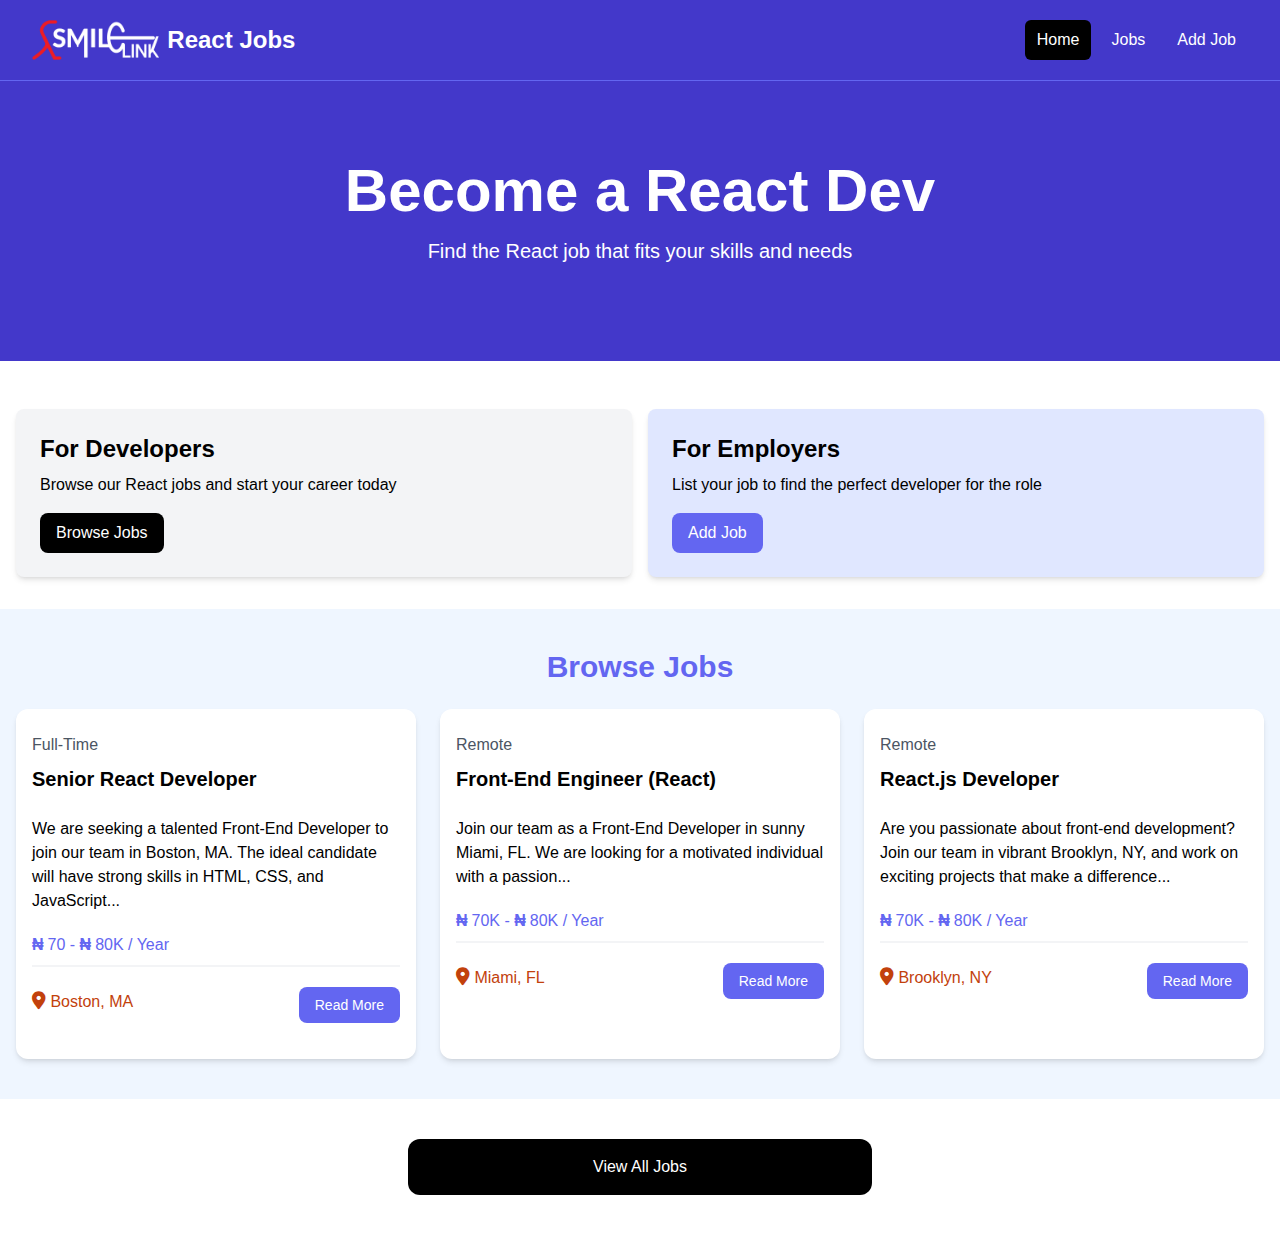
<file: index.html>
<!DOCTYPE html>
<html lang="en">
  <head>
    <meta charset="UTF-8" />
    <meta name="viewport" content="width=device-width, initial-scale=1.0" />
    <link
      rel="stylesheet"
      href="https://cdnjs.cloudflare.com/ajax/libs/font-awesome/6.5.1/css/all.min.css"
    />
    <link rel="stylesheet" href="css/styles.css" />
    <link rel="shortcut icon" href="/smilelink-favicon-b.png" type="image/x-icon">
    <title>Job Post App</title>
  </head>
  <body>
    <nav class="bg-indigo-700 border-b border-indigo-500">
      <div class="mx-auto max-w-7xl px-2 sm:px-6 lg:px-8">
        <div class="flex h-20 items-center justify-between">
          <div
            class="flex flex-1 items-center justify-center md:items-stretch md:justify-start"
          >
            <!-- Logo -->
            <a class="flex flex-shrink-0 items-center mr-4" href="/index.html">
              <img
                class="h-10 w-auto"
                src="images/smilelink-logo-dark.png"
                alt="React Jobs"
              />
              <span class="hidden md:block text-white text-2xl font-bold ml-2"
                >React Jobs</span
              >
            </a>
            <div class="md:ml-auto">
              <div class="flex space-x-2">
                <a
                  href="/index.html"
                  class="text-white bg-black hover:bg-gray-900 hover:text-white rounded-md px-3 py-2"
                  >Home</a
                >
                <a
                  href="/jobs.html"
                  class="text-white hover:bg-gray-900 hover:text-white rounded-md px-3 py-2"
                  >Jobs</a
                >
                <a
                  href="/add-job.html"
                  class="text-white hover:bg-gray-900 hover:text-white rounded-md px-3 py-2"
                  >Add Job</a
                >
              </div>
            </div>
          </div>
        </div>
      </div>
    </nav>

    <!-- Hero -->
    <section class="bg-indigo-700 py-20 mb-4">
      <div
        class="max-w-7xl mx-auto px-4 sm:px-6 lg:px-8 flex flex-col items-center"
      >
        <div class="text-center">
          <h1
            class="text-4xl font-extrabold text-white sm:text-5xl md:text-6xl"
          >
            Become a React Dev
          </h1>
          <p class="my-4 text-xl text-white">
            Find the React job that fits your skills and needs
          </p>
        </div>
      </div>
    </section>

    <!-- Developers and Employers -->
    <section class="py-4">
      <div class="container-xl lg:container m-auto">
        <div class="grid grid-cols-1 md:grid-cols-2 gap-4 p-4 rounded-lg">
          <div class="bg-gray-100 p-6 rounded-lg shadow-md">
            <h2 class="text-2xl font-bold">For Developers</h2>
            <p class="mt-2 mb-4">
              Browse our React jobs and start your career today
            </p>
            <a
              href="/jobs.html"
              class="inline-block bg-black text-white rounded-lg px-4 py-2 hover:bg-gray-700"
            >
              Browse Jobs
            </a>
          </div>
          <div class="bg-indigo-100 p-6 rounded-lg shadow-md">
            <h2 class="text-2xl font-bold">For Employers</h2>
            <p class="mt-2 mb-4">
              List your job to find the perfect developer for the role
            </p>
            <a
              href="/add-job.html"
              class="inline-block bg-indigo-500 text-white rounded-lg px-4 py-2 hover:bg-indigo-600"
            >
              Add Job
            </a>
          </div>
        </div>
      </div>
    </section>

    <!-- Browse Jobs -->
    <section class="bg-blue-50 px-4 py-10">
      <div class="container-xl lg:container m-auto">
        <h2 class="text-3xl font-bold text-indigo-500 mb-6 text-center">
          Browse Jobs
        </h2>
        <div class="grid grid-cols-1 md:grid-cols-3 gap-6">
          <!-- Job Listing 1 -->
          <div class="bg-white rounded-xl shadow-md relative">
            <div class="p-4">
              <div class="mb-6">
                <div class="text-gray-600 my-2">Full-Time</div>
                <h3 class="text-xl font-bold">Senior React Developer</h3>
              </div>

              <div class="mb-5">
               We are seeking a talented Front-End Developer to join our team in Boston, MA. The ideal candidate will have strong skills in HTML, CSS, and JavaScript...
              </div>

              <h3 class="text-indigo-500 mb-2"><span class="currency">&#8358;</span>70 - <span class="currency">&#8358;</span>80K / Year</h3>

              <div class="border border-gray-100 mb-5"></div>

              <div class="flex flex-col lg:flex-row justify-between mb-4">
                <div class="text-orange-700 mb-3">
                  <i class="fa-solid fa-location-dot text-lg"></i>
                  Boston, MA
                </div>
                <a
                  href="job.html"
                  class="h-[36px] bg-indigo-500 hover:bg-indigo-600 text-white px-4 py-2 rounded-lg text-center text-sm"
                >
                 Read More
                </a>
              </div>
            </div>
          </div>
          <!-- Job Listing 2 -->
          <div class="bg-white rounded-xl shadow-md relative">
            <div class="p-4">
              <div class="mb-6">
                <div class="text-gray-600 my-2">Remote</div>
                <h3 class="text-xl font-bold">Front-End Engineer (React)</h3>
              </div>

              <div class="mb-5">
               Join our team as a Front-End Developer in sunny Miami, FL. We are looking for a motivated individual with a passion...
              </div>

              <h3 class="text-indigo-500 mb-2"><span class="currency">&#8358;</span>70K - <span class="currency">&#8358;</span>80K / Year</h3>

              <div class="border border-gray-100 mb-5"></div>

              <div class="flex flex-col lg:flex-row justify-between mb-4">
                <div class="text-orange-700 mb-3">
                  <i class="fa-solid fa-location-dot text-lg"></i>
                  Miami, FL
                </div>
                <a
                  href="job.html"
                  class="h-[36px] bg-indigo-500 hover:bg-indigo-600 text-white px-4 py-2 rounded-lg text-center text-sm"
                >
                 Read More
                </a>
              </div>
            </div>
          </div>
          <!-- Job Listing 3 -->
          <div class="bg-white rounded-xl shadow-md relative">
            <div class="p-4">
              <div class="mb-6">
                <div class="text-gray-600 my-2">Remote</div>
                <h3 class="text-xl font-bold">React.js Developer</h3>
              </div>

              <div class="mb-5">
                Are you passionate about front-end development? Join our team in vibrant Brooklyn, NY, and work on exciting projects that make a difference...
              </div>

              <h3 class="text-indigo-500 mb-2"><span class="currency">&#8358;</span>70K - <span class="currency">&#8358;</span>80K / Year</h3>

              <div class="border border-gray-100 mb-5"></div>

              <div class="flex flex-col lg:flex-row justify-between mb-4">
                <div class="text-orange-700 mb-3">
                  <i class="fa-solid fa-location-dot text-lg"></i>
                  Brooklyn, NY
                </div>
                <a
                  href="job.html"
                  class="h-[36px] bg-indigo-500 hover:bg-indigo-600 text-white px-4 py-2 rounded-lg text-center text-sm"
                >
                 Read More
                </a>
              </div>
            </div>
          </div>
        </div>
      </div>
    </section>

    <section class="m-auto max-w-lg my-10 px-6">
      <a
        href="jobs.html"
        class="block bg-black text-white text-center py-4 px-6 rounded-xl hover:bg-gray-700"
        >View All Jobs</a
      >
    </section>

    <script src="js/main.js"></script>
  </body>
</html>
</file>
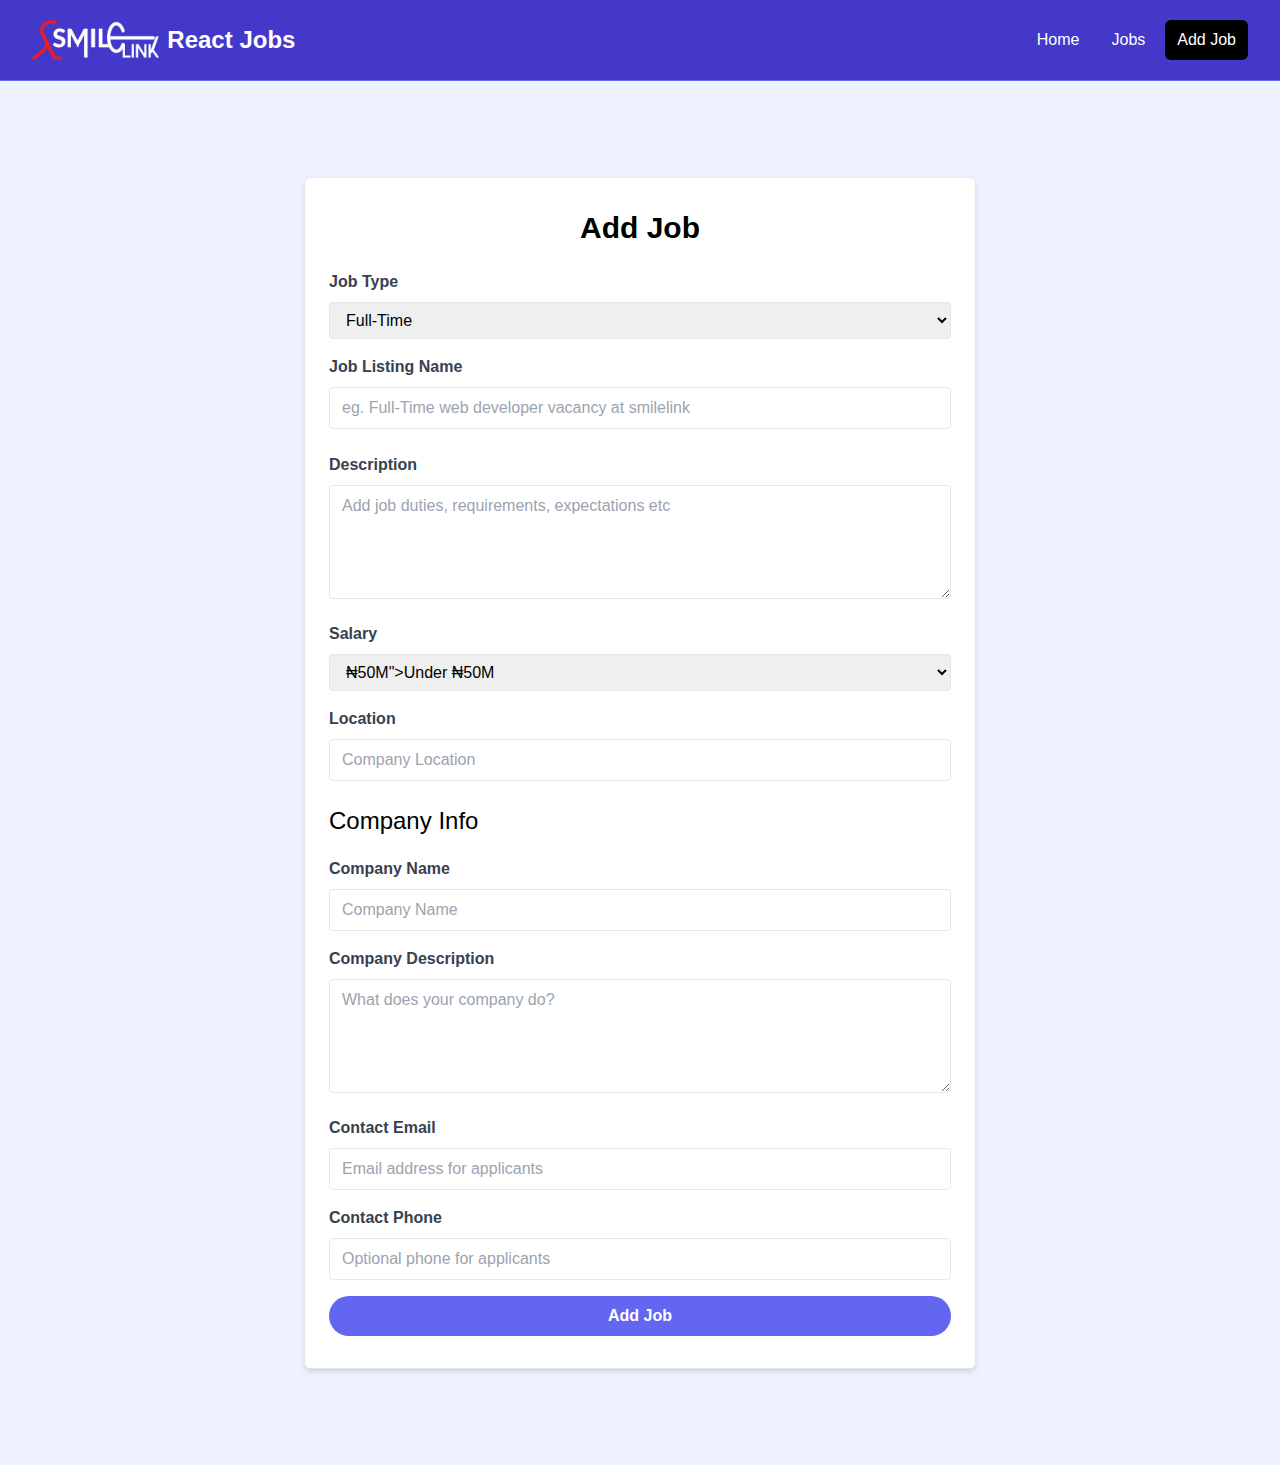
<file: add-job.html>
<!DOCTYPE html>
<html lang="en">
  <head>
    <meta charset="UTF-8" />
    <meta name="viewport" content="width=device-width, initial-scale=1.0" />
    <link
      rel="stylesheet"
      href="https://cdnjs.cloudflare.com/ajax/libs/font-awesome/6.5.1/css/all.min.css"
    />
    <link rel="stylesheet" href="css/styles.css" />
    <link rel="shortcut icon" href="/smilelink-favicon-b.png" type="image/x-icon">
    <title>Job Post App</title>
  </head>
  <body>
    <nav class="bg-indigo-700 border-b border-indigo-500">
      <div class="mx-auto max-w-7xl px-2 sm:px-6 lg:px-8">
        <div class="flex h-20 items-center justify-between">
          <div
            class="flex flex-1 items-center justify-center md:items-stretch md:justify-start"
          >
            <!-- Logo -->
            <a class="flex flex-shrink-0 items-center mr-4" href="/index.html">
              <img
                class="h-10 w-auto"
                src="./images/smilelink-logo-dark.png"
                alt="smilelink logo"
              />
              <span class="hidden md:block text-white text-2xl font-bold ml-2"
                >React Jobs</span
              >
            </a>
            <div class="md:ml-auto">
              <div class="flex space-x-2">
                <a
                  href="/index.html"
                  class="text-white hover:bg-gray-900 hover:text-white rounded-md px-3 py-2"
                  >Home</a
                >
                <a
                  href="/jobs.html"
                  class="text-white hover:bg-gray-900 hover:text-white rounded-md px-3 py-2"
                  >Jobs</a
                >
                <a
                  href="/add-job.html"
                  class="text-white bg-black hover:bg-gray-900 hover:text-white rounded-md px-3 py-2"
                  >Add Job</a
                >
              </div>
            </div>
          </div>
        </div>
      </div>
    </nav>

    <section class="bg-indigo-50">
      <div class="container m-auto max-w-2xl py-24">
        <div
          class="bg-white px-6 py-8 mb-4 shadow-md rounded-md border m-4 md:m-0"
        >
          <form>
            <h2 class="text-3xl text-center font-semibold mb-6">Add Job</h2>

            <div class="mb-4">
              <label for="type" class="block text-gray-700 font-bold mb-2"
                >Job Type</label
              >
              <select
                id="type"
                name="type"
                class="border rounded w-full py-2 px-3"
                required
              >
                <option value="Full-Time">Full-Time</option>
                <option value="Part-Time">Part-Time</option>
                <option value="Remote">Remote</option>
                <option value="Internship">Internship</option>
              </select>
            </div>

            <div class="mb-4">
              <label for="title" class="block text-gray-700 font-bold mb-2"
                >Job Listing Name</label
              >
              <input
                type="text"
                id="title"
                name="title"
                class="border rounded w-full py-2 px-3 mb-2"
                placeholder="eg. Full-Time web developer vacancy at smilelink"
                required
              />
            </div>
            <div class="mb-4">
              <label
                for="description"
                class="block text-gray-700 font-bold mb-2"
                >Description</label
              >
              <textarea
                id="description"
                name="description"
                class="border rounded w-full py-2 px-3"
                rows="4"
                placeholder="Add job duties, requirements, expectations etc"
              ></textarea>
            </div>

            <div class="mb-4">
              <label for="type" class="block text-gray-700 font-bold mb-2"
                >Salary</label
              >
              <select
                id="salary"
                name="salary"
                class="border rounded w-full py-2 px-3"
                required
              >
                <option value="Under <span class="currency">&#8358;</span>50M">Under <span class="currency">&#8358;</span>50M</option>
                <option value="<span class="currency">&#8358;</span>50M - 60M"><span class="currency">&#8358;</span>50M - <span class="currency">&#8358;</span>60M</option>
                <option value="<span class="currency">&#8358;</span>60M - 70M"><span class="currency">&#8358;</span>60M - <span class="currency">&#8358;</span>70M</option>
                <option value="<span class="currency">&#8358;</span>70M - 80M"><span class="currency">&#8358;</span>70M - <span class="currency">&#8358;</span>80M</option>
                <option value="<span class="currency">&#8358;</span>80M - 90M"><span class="currency">&#8358;</span>80M - <span class="currency">&#8358;</span>90M</option>
                <option value="<span class="currency">&#8358;</span>90M - 100M"><span class="currency">&#8358;</span>90M - <span class="currency">&#8358;</span>100M</option>
                <option value="<span class="currency">&#8358;</span>100M - 125M"><span class="currency">&#8358;</span>100M - <span class="currency">&#8358;</span>125M</option>
                <option value="<span class="currency">&#8358;</span>125M - 150M"><span class="currency">&#8358;</span>125M - <span class="currency">&#8358;</span>150M</option>
                <option value="<span class="currency">&#8358;</span>150M - 175M"><span class="currency">&#8358;</span>150M - <span class="currency">&#8358;</span>175M</option>
                <option value="<span class="currency">&#8358;</span>175M - 200M"><span class="currency">&#8358;</span>175M - <span class="currency">&#8358;</span>200M</option>
                <option value="Over <span class="currency"></span>>Over <span class="currency">&#8358;</span>200M</option>
              </select>
            </div>

            <div class='mb-4'>
              <label class='block text-gray-700 font-bold mb-2'>
                Location
              </label>
              <input
                type='text'
                id='location'
                name='location'
                class='border rounded w-full py-2 px-3 mb-2'
                placeholder='Company Location'
                required           
              />
            </div>

            <h3 class="text-2xl mb-5">Company Info</h3>

            <div class="mb-4">
              <label for="company" class="block text-gray-700 font-bold mb-2"
                >Company Name</label
              >
              <input
                type="text"
                id="company"
                name="company"
                class="border rounded w-full py-2 px-3"
                placeholder="Company Name"
              />
            </div>

            <div class="mb-4">
              <label
                for="company_description"
                class="block text-gray-700 font-bold mb-2"
                >Company Description</label
              >
              <textarea
                id="company_description"
                name="company_description"
                class="border rounded w-full py-2 px-3"
                rows="4"
                placeholder="What does your company do?"
              ></textarea>
            </div>

            <div class="mb-4">
              <label
                for="contact_email"
                class="block text-gray-700 font-bold mb-2"
                >Contact Email</label
              >
              <input
                type="email"
                id="contact_email"
                name="contact_email"
                class="border rounded w-full py-2 px-3"
                placeholder="Email address for applicants"
                required
              />
            </div>
            <div class="mb-4">
              <label
                for="contact_phone"
                class="block text-gray-700 font-bold mb-2"
                >Contact Phone</label
              >
              <input
                type="tel"
                id="contact_phone"
                name="contact_phone"
                class="border rounded w-full py-2 px-3"
                placeholder="Optional phone for applicants"
              />
            </div>

            <div>
              <button
                class="bg-indigo-500 hover:bg-indigo-600 text-white font-bold py-2 px-4 rounded-full w-full focus:outline-none focus:shadow-outline"
                type="submit"
              >
                Add Job
              </button>
            </div>
          </form>
        </div>
      </div>
    </section>

    <script src="js/main.js"></script>
  </body>
</html>
</file>
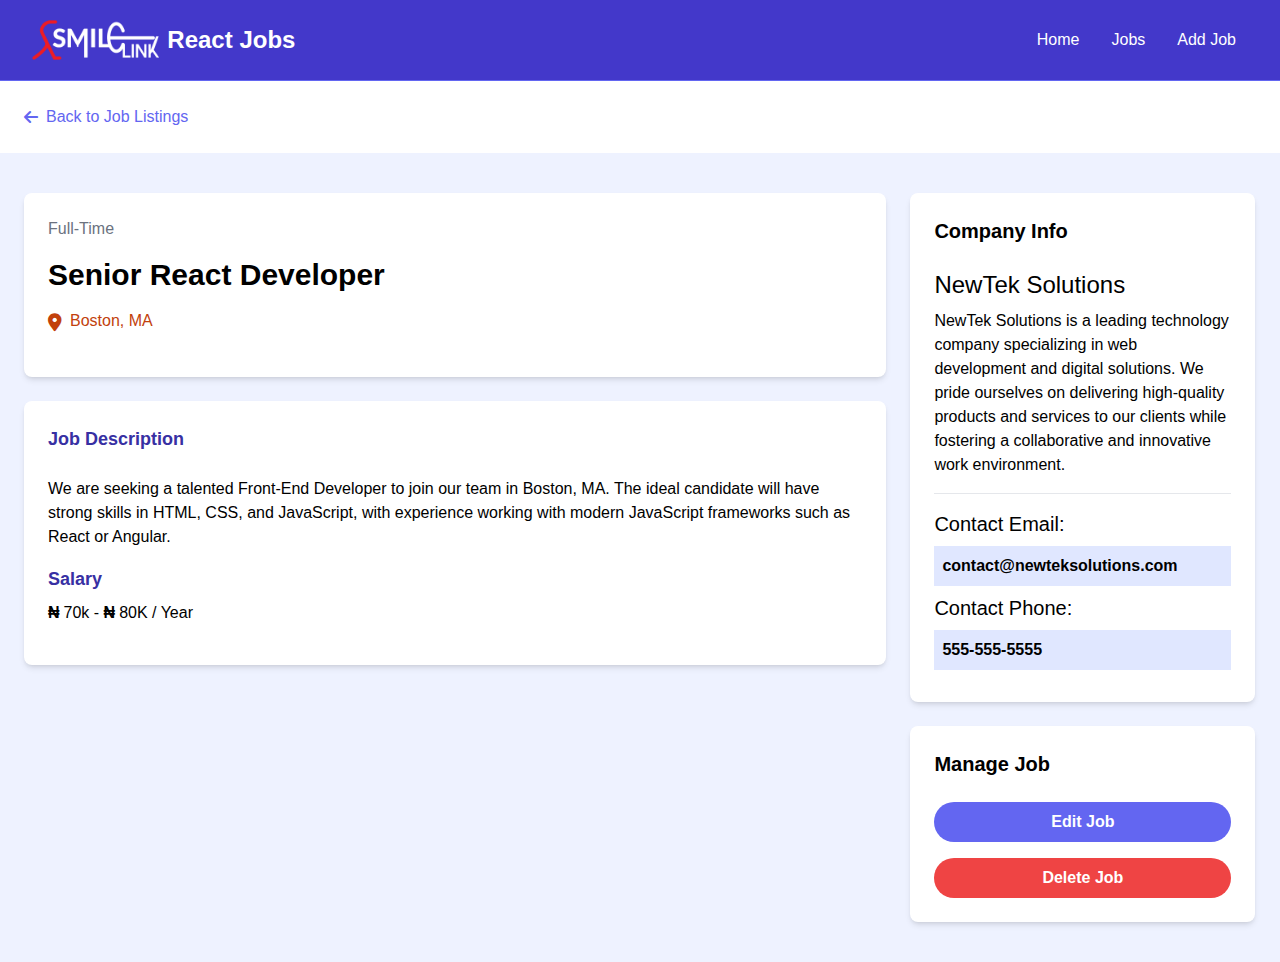
<file: job.html>
<!DOCTYPE html>
<html lang="en">
  <head>
    <meta charset="UTF-8" />
    <meta name="viewport" content="width=device-width, initial-scale=1.0" />
    <link
      rel="stylesheet"
      href="https://cdnjs.cloudflare.com/ajax/libs/font-awesome/6.5.1/css/all.min.css"
    />
    <link rel="stylesheet" href="css/styles.css" />
    <link rel="shortcut icon" href="/smilelink-favicon-b.png" type="image/x-icon">
    <title>Job Post App</title>
  </head>
  <body>
    <nav class="bg-indigo-700 border-b border-indigo-500">
      <div class="mx-auto max-w-7xl px-2 sm:px-6 lg:px-8">
        <div class="flex h-20 items-center justify-between">
          <div
            class="flex flex-1 items-center justify-center md:items-stretch md:justify-start"
          >
            <!-- Logo -->
            <a class="flex flex-shrink-0 items-center mr-4" href="/index.html">
              <img
                class="h-10 w-auto"
                src="images/smilelink-logo-dark.png"
                alt="React Jobs"
              />
              <span class="hidden md:block text-white text-2xl font-bold ml-2"
                >React Jobs</span
              >
            </a>
            <div class="md:ml-auto">
              <div class="flex space-x-2">
                <a
                  href="/index.html"
                  class="text-white hover:bg-gray-900 hover:text-white rounded-md px-3 py-2"
                  >Home</a
                >
                <a
                  href="/jobs.html"
                  class="text-white hover:bg-gray-900 hover:text-white rounded-md px-3 py-2"
                  >Jobs</a
                >
                <a
                  href="/add-job.html"
                  class="text-white hover:bg-gray-900 hover:text-white rounded-md px-3 py-2"
                  >Add Job</a
                >
              </div>
            </div>
          </div>
        </div>
      </div>
    </nav>

    <!-- Go Back -->
    <section>
      <div class="container m-auto py-6 px-6">
        <a
          href="/jobs.html"
          class="text-indigo-500 hover:text-indigo-600 flex items-center"
        >
          <i class="fas fa-arrow-left mr-2"></i> Back to Job Listings
        </a>
      </div>
    </section>

    <section class="bg-indigo-50">
      <div class="container m-auto py-10 px-6">
        <div class="grid grid-cols-1 md:grid-cols-70/30 w-full gap-6">
          <main>
            <div
              class="bg-white p-6 rounded-lg shadow-md text-center md:text-left"
            >
              <div class="text-gray-500 mb-4">Full-Time</div>
              <h1 class="text-3xl font-bold mb-4">
                Senior React Developer
              </h1>
              <div
                class="text-gray-500 mb-4 flex align-middle justify-center md:justify-start"
              >
                <i
                  class="fa-solid fa-location-dot text-lg text-orange-700 mr-2"
                ></i>
                <p class="text-orange-700">Boston, MA</p>
              </div>
            </div>

            <div class="bg-white p-6 rounded-lg shadow-md mt-6">
              <h3 class="text-indigo-800 text-lg font-bold mb-6">
                Job Description
              </h3>

              <p class="mb-4">
               We are seeking a talented Front-End Developer to join our team in Boston, MA. The ideal candidate will have strong skills in HTML, CSS, and JavaScript, with experience working with modern JavaScript frameworks such as React or Angular.
              </p>

              <h3 class="text-indigo-800 text-lg font-bold mb-2">Salary</h3>

              <p class="mb-4"><span class="currency">&#8358;</span>70k - <span class="currency">&#8358;</span>80K / Year</p>
            </div>
          </main>

          <!-- Sidebar -->
          <aside>
            <!-- Company Info -->
            <div class="bg-white p-6 rounded-lg shadow-md">
              <h3 class="text-xl font-bold mb-6">Company Info</h3>

              <h2 class="text-2xl">NewTek Solutions</h2>

              <p class="my-2">
                NewTek Solutions is a leading technology company specializing in web development and digital solutions. We pride ourselves on delivering high-quality products and services to our clients while fostering a collaborative and innovative work environment.
              </p>

              <hr class="my-4" />

              <h3 class="text-xl">Contact Email:</h3>

              <p class="my-2 bg-indigo-100 p-2 font-bold">
                contact@newteksolutions.com
              </p>

              <h3 class="text-xl">Contact Phone:</h3>

              <p class="my-2 bg-indigo-100 p-2 font-bold">555-555-5555</p>
            </div>

            <!-- Manage -->
            <div class="bg-white p-6 rounded-lg shadow-md mt-6">
              <h3 class="text-xl font-bold mb-6">Manage Job</h3>
              <a
                href="/add-job.html"
                class="bg-indigo-500 hover:bg-indigo-600 text-white text-center font-bold py-2 px-4 rounded-full w-full focus:outline-none focus:shadow-outline mt-4 block"
                >Edit Job</a
              >
              <button
                class="bg-red-500 hover:bg-red-600 text-white font-bold py-2 px-4 rounded-full w-full focus:outline-none focus:shadow-outline mt-4 block"
              >
                Delete Job
              </button>
            </div>
          </aside>
        </div>
      </div>
    </section>

    <script src="js/main.js"></script>
  </body>
</html>
</file>
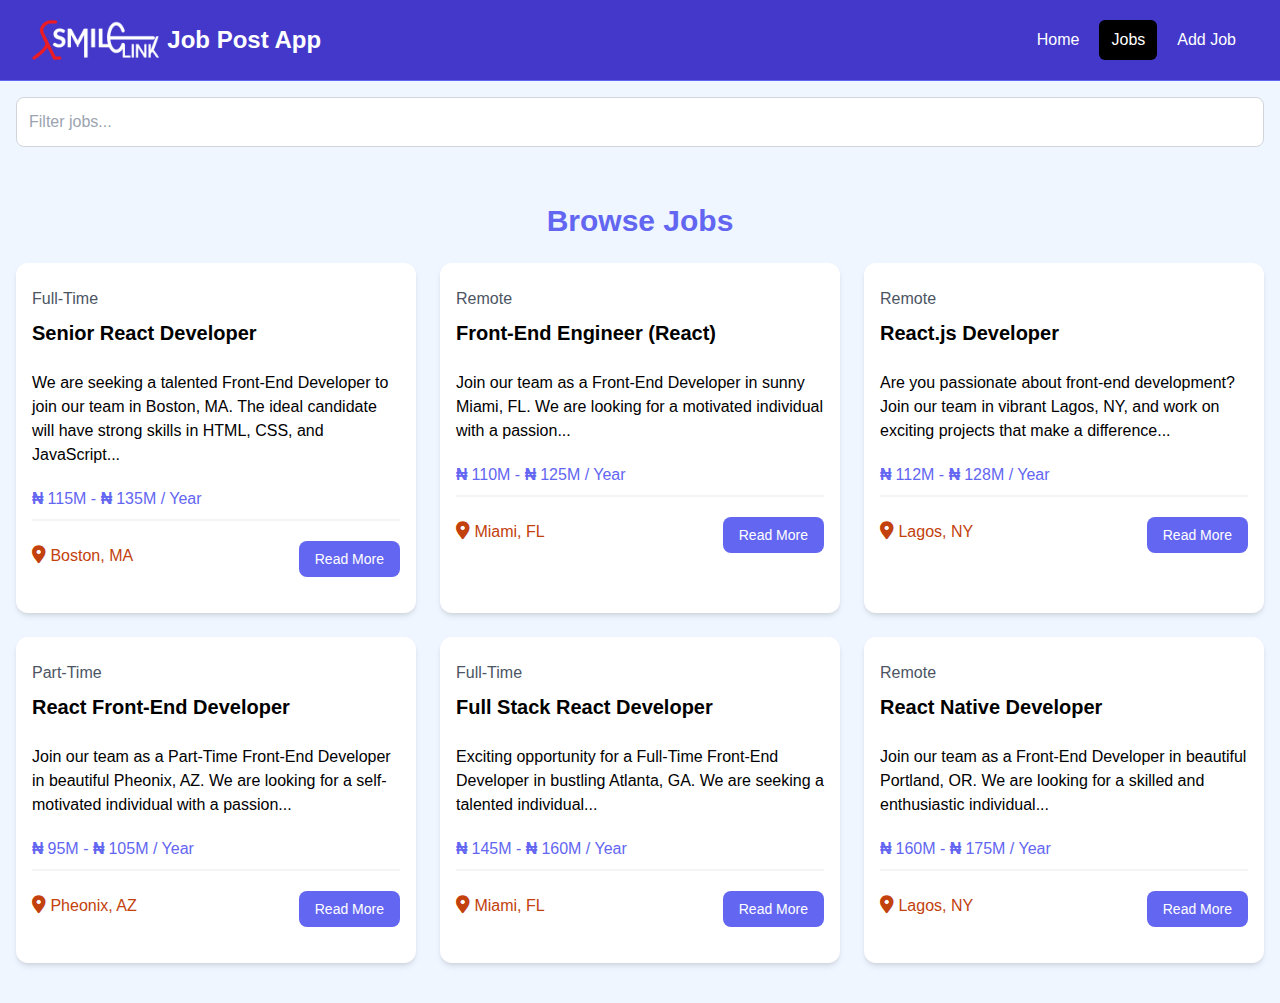
<file: jobs.html>
<!DOCTYPE html>
<html lang="en">
  <head>
    <meta charset="UTF-8" />
    <meta name="viewport" content="width=device-width, initial-scale=1.0" />
    <link
      rel="stylesheet"
      href="https://cdnjs.cloudflare.com/ajax/libs/font-awesome/6.5.1/css/all.min.css"
    />
    <link rel="stylesheet" href="css/styles.css" />
    <link rel="shortcut icon" href="/smilelink-favicon-b.png" type="image/x-icon">
    <title>Job Post App</title>
  </head>
  <body>
    <nav class="bg-indigo-700 border-b border-indigo-500">
      <div class="mx-auto max-w-7xl px-2 sm:px-6 lg:px-8">
        <div class="flex h-20 items-center justify-between">
          <div
            class="flex flex-1 items-center justify-center md:items-stretch md:justify-start"
          >
            <!-- Logo -->
            <a class="flex flex-shrink-0 items-center mr-4" href="/index.html">
              <img
                class="h-10 w-auto"
                src="images/smilelink-logo-dark.png"
                alt="React Jobs"
              />
              <span class="hidden md:block text-white text-2xl font-bold ml-2"
                >Job Post App</span
              >
            </a>
            <div class="md:ml-auto">
              <div class="flex space-x-2">
                <a
                  href="/index.html"
                  class="text-white hover:bg-gray-900 hover:text-white rounded-md px-3 py-2"
                  >Home</a
                >
                <a
                  href="/jobs.html"
                  class="text-white bg-black hover:bg-gray-900 hover:text-white rounded-md px-3 py-2"
                  >Jobs</a
                >
                <a
                  href="/add-job.html"
                  class="text-white hover:bg-gray-900 hover:text-white rounded-md px-3 py-2"
                  >Add Job</a
                >
              </div>
            </div>
          </div>
        </div>
      </div>
    </nav>

    <!-- Filter Jobs -->
    <section class="bg-blue-50 py-4">
      <div class="container mx-auto px-4">
        <div class="relative">
          <input
            type="text"
            class="w-full p-3 border border-gray-300 rounded-lg focus:outline-none focus:border-indigo-500"
            placeholder="Filter jobs..."
          />
        </div>
      </div>
    </section>

    <!-- All Jobs -->
    <section class="bg-blue-50 px-4 py-10">
      <div class="container-xl lg:container m-auto">
        <h2 class="text-3xl font-bold text-indigo-500 mb-6 text-center">
          Browse Jobs
        </h2>
        <div class="grid grid-cols-1 md:grid-cols-3 gap-6">
          <!-- Job Listing 1 -->
          <div class="bg-white rounded-xl shadow-md relative">
            <div class="p-4">
              <div class="mb-6">
                <div class="text-gray-600 my-2">Full-Time</div>
                 <h3 class="text-xl font-bold">Senior React Developer</h3>
              </div>

              <div class="mb-5">
               We are seeking a talented Front-End Developer to join our team in Boston, MA. The ideal candidate will have strong skills in HTML, CSS, and JavaScript...
              </div>

              <h3 class="text-indigo-500 mb-2"><span class="currency">&#8358;</span>115M - <span class="currency">&#8358;</span>135M / Year</h3>

              <div class="border border-gray-100 mb-5"></div>

              <div class="flex flex-col lg:flex-row justify-between mb-4">
                <div class="text-orange-700 mb-3">
                  <i class="fa-solid fa-location-dot text-lg"></i>
                  Boston, MA
                </div>
                <a
                  href="job.html"
                  class="h-[36px] bg-indigo-500 hover:bg-indigo-600 text-white px-4 py-2 rounded-lg text-center text-sm"
                >
                  Read More
                </a>
              </div>
            </div>
          </div>
          <!-- Job Listing 2 -->
          <div class="bg-white rounded-xl shadow-md relative">
            <div class="p-4">
              <div class="mb-6">
                <div class="text-gray-600 my-2">Remote</div>
                 <h3 class="text-xl font-bold">Front-End Engineer (React)</h3>
              </div>

              <div class="mb-5">
               Join our team as a Front-End Developer in sunny Miami, FL. We are looking for a motivated individual with a passion...
              </div>

              <h3 class="text-indigo-500 mb-2"><span class="currency">&#8358;</span>110M - <span class="currency">&#8358;</span>125M / Year</h3>

              <div class="border border-gray-100 mb-5"></div>

              <div class="flex flex-col lg:flex-row justify-between mb-4">
                <div class="text-orange-700 mb-3">
                  <i class="fa-solid fa-location-dot text-lg"></i>
                  Miami, FL
                </div>
                <a
                  href="job.html"
                  class="h-[36px] bg-indigo-500 hover:bg-indigo-600 text-white px-4 py-2 rounded-lg text-center text-sm"
                >
                  Read More
                </a>
              </div>
            </div>
          </div>
          <!-- Job Listing 3 -->
          <div class="bg-white rounded-xl shadow-md relative">
            <div class="p-4">
              <div class="mb-6">
                <div class="text-gray-600 my-2">Remote</div>
                <h3 class="text-xl font-bold">React.js Developer</h3>
              </div>

              <div class="mb-5">
                Are you passionate about front-end development? Join our team in vibrant Lagos, NY, and work on exciting projects that make a difference...
              </div>

              <h3 class="text-indigo-500 mb-2"><span class="currency">&#8358;</span>112M - <span class="currency">&#8358;</span>128M / Year</h3>

              <div class="border border-gray-100 mb-5"></div>

              <div class="flex flex-col lg:flex-row justify-between mb-4">
                <div class="text-orange-700 mb-3">
                  <i class="fa-solid fa-location-dot text-lg"></i>
                  Lagos, NY
                </div>
                <a
                  href="job.html"
                  class="h-[36px] bg-indigo-500 hover:bg-indigo-600 text-white px-4 py-2 rounded-lg text-center text-sm"
                >
                  Read More
                </a>
              </div>
            </div>
          </div>

          <!-- Job Listing 4 -->
          <div class="bg-white rounded-xl shadow-md relative">
            <div class="p-4">
              <div class="mb-6">
                <div class="text-gray-600 my-2">Part-Time</div>
                <h3 class="text-xl font-bold">React Front-End Developer</h3>
              </div>

              <div class="mb-5">
               Join our team as a Part-Time Front-End Developer in beautiful Pheonix, AZ. We are looking for a self-motivated individual with a passion...
              </div>

              <h3 class="text-indigo-500 mb-2"><span class="currency">&#8358;</span>95M - <span class="currency">&#8358;</span>105M / Year</h3>

              <div class="border border-gray-100 mb-5"></div>

              <div class="flex flex-col lg:flex-row justify-between mb-4">
                <div class="text-orange-700 mb-3">
                  <i class="fa-solid fa-location-dot text-lg"></i>
                  Pheonix, AZ
                </div>
                <a
                  href="job.html"
                  class="h-[36px] bg-indigo-500 hover:bg-indigo-600 text-white px-4 py-2 rounded-lg text-center text-sm"
                >
                  Read More
                </a>
              </div>
            </div>
          </div>
          <!-- Job Listing 5 -->
          <div class="bg-white rounded-xl shadow-md relative">
            <div class="p-4">
              <div class="mb-6">
                <div class="text-gray-600 my-2">Full-Time</div>
                <h3 class="text-xl font-bold">Full Stack React Developer</h3>
              </div>

              <div class="mb-5">
               Exciting opportunity for a Full-Time Front-End Developer in bustling Atlanta, GA. We are seeking a talented individual...
              </div>

              <h3 class="text-indigo-500 mb-2"><span class="currency">&#8358;</span>145M - <span class="currency">&#8358;</span>160M / Year</h3>

              <div class="border border-gray-100 mb-5"></div>

              <div class="flex flex-col lg:flex-row justify-between mb-4">
                <div class="text-orange-700 mb-3">
                  <i class="fa-solid fa-location-dot text-lg"></i>
                  Miami, FL
                </div>
                <a
                  href="job.html"
                  class="h-[36px] bg-indigo-500 hover:bg-indigo-600 text-white px-4 py-2 rounded-lg text-center text-sm"
                >
                  Read More
                </a>
              </div>
            </div>
          </div>
          <!-- Job Listing 6 -->
          <div class="bg-white rounded-xl shadow-md relative">
            <div class="p-4">
              <div class="mb-6">
                <div class="text-gray-600 my-2">Remote</div>
                <h3 class="text-xl font-bold">React Native Developer</h3>
              </div>

              <div class="mb-5">
               Join our team as a Front-End Developer in beautiful Portland, OR. We are looking for a skilled and enthusiastic individual...
              </div>

              <h3 class="text-indigo-500 mb-2"><span class="currency">&#8358;</span>160M - <span class="currency">&#8358;</span>175M / Year</h3>

              <div class="border border-gray-100 mb-5"></div>

              <div class="flex flex-col lg:flex-row justify-between mb-4">
                <div class="text-orange-700 mb-3">
                  <i class="fa-solid fa-location-dot text-lg"></i>
                  Lagos, NY
                </div>
                <a
                  href="job.html"
                  class="h-[36px] bg-indigo-500 hover:bg-indigo-600 text-white px-4 py-2 rounded-lg text-center text-sm"
                >
                  Read More
                </a>
              </div>
            </div>
          </div>
        </div>
      </div>
    </section>

    <script src="js/main.js"></script>
  </body>
</html>
</file>
<file: css/styles.css>
/* ! tailwindcss v3.4.0 | MIT License | https://tailwindcss.com */

/* Reset */

*,
::before,
::after {
  box-sizing: border-box;
  border-width: 0;
  border-style: solid;
  border-color: #e5e7eb;
}

::before,
::after {
  --tw-content: '';
}

/*
1. Use a consistent sensible line-height in all browsers.
2. Prevent adjustments of font size after orientation changes in iOS.
3. Use a more readable tab size.
4. Use the user's configured `sans` font-family by default.
5. Use the user's configured `sans` font-feature-settings by default.
6. Use the user's configured `sans` font-variation-settings by default.
7. Disable tap highlights on iOS
*/

html,
:host {
  line-height: 1.5;
  /* 1 */
  -webkit-text-size-adjust: 100%;
  /* 2 */
  -moz-tab-size: 4;
  /* 3 */
  -o-tab-size: 4;
     tab-size: 4;
  /* 3 */
  font-family: Poppins, sans-serif;
  /* 4 */
  font-feature-settings: normal;
  /* 5 */
  font-variation-settings: normal;
  /* 6 */
  -webkit-tap-highlight-color: transparent;
  /* 7 */
}

/*
1. Remove the margin in all browsers.
2. Inherit line-height from `html` so users can set them as a class directly on the `html` element.
*/

body {
  margin: 0;
  line-height: inherit;
}

/*
1. Add the correct height in Firefox.
2. Correct the inheritance of border color in Firefox. (https://bugzilla.mozilla.org/show_bug.cgi?id=190655)
3. Ensure horizontal rules are visible by default.
*/

hr {
  height: 0;
  /* 1 */
  color: inherit;
  /* 2 */
  border-top-width: 1px;
  /* 3 */
}

/*
Add the correct text decoration in Chrome, Edge, and Safari.
*/

abbr:where([title]) {
  -webkit-text-decoration: underline dotted;
          text-decoration: underline dotted;
}

/*
Remove the default font size and weight for headings.
*/

h1,
h2,
h3,
h4,
h5,
h6 {
  font-size: inherit;
  font-weight: inherit;
}

/*
Reset links to optimize for opt-in styling instead of opt-out.
*/

a {
  color: inherit;
  text-decoration: inherit;
}

/*
Add the correct font weight in Edge and Safari.
*/

b,
strong {
  font-weight: bolder;
}

/*
1. Use the user's configured `mono` font-family by default.
2. Use the user's configured `mono` font-feature-settings by default.
3. Use the user's configured `mono` font-variation-settings by default.
4. Correct the odd `em` font sizing in all browsers.
*/

code,
kbd,
samp,
pre {
  font-family: ui-monospace, SFMono-Regular, Menlo, Monaco, Consolas, "Liberation Mono", "Courier New", monospace;
  /* 1 */
  font-feature-settings: normal;
  /* 2 */
  font-variation-settings: normal;
  /* 3 */
  font-size: 1em;
  /* 4 */
}

/*
Add the correct font size in all browsers.
*/

small {
  font-size: 80%;
}

/*
Prevent `sub` and `sup` elements from affecting the line height in all browsers.
*/

sub,
sup {
  font-size: 75%;
  line-height: 0;
  position: relative;
  vertical-align: baseline;
}

sub {
  bottom: -0.25em;
}

sup {
  top: -0.5em;
}

/*
1. Remove text indentation from table contents in Chrome and Safari. (https://bugs.chromium.org/p/chromium/issues/detail?id=999088, https://bugs.webkit.org/show_bug.cgi?id=201297)
2. Correct table border color inheritance in all Chrome and Safari. (https://bugs.chromium.org/p/chromium/issues/detail?id=935729, https://bugs.webkit.org/show_bug.cgi?id=195016)
3. Remove gaps between table borders by default.
*/

table {
  text-indent: 0;
  /* 1 */
  border-color: inherit;
  /* 2 */
  border-collapse: collapse;
  /* 3 */
}

/*
1. Change the font styles in all browsers.
2. Remove the margin in Firefox and Safari.
3. Remove default padding in all browsers.
*/

button,
input,
optgroup,
select,
textarea {
  font-family: inherit;
  /* 1 */
  font-feature-settings: inherit;
  /* 1 */
  font-variation-settings: inherit;
  /* 1 */
  font-size: 100%;
  /* 1 */
  font-weight: inherit;
  /* 1 */
  line-height: inherit;
  /* 1 */
  color: inherit;
  /* 1 */
  margin: 0;
  /* 2 */
  padding: 0;
  /* 3 */
}

/*
Remove the inheritance of text transform in Edge and Firefox.
*/

button,
select {
  text-transform: none;
}

/*
1. Correct the inability to style clickable types in iOS and Safari.
2. Remove default button styles.
*/

button,
[type='button'],
[type='reset'],
[type='submit'] {
  -webkit-appearance: button;
  /* 1 */
  background-color: transparent;
  /* 2 */
  background-image: none;
  /* 2 */
}

/*
Use the modern Firefox focus style for all focusable elements.
*/

:-moz-focusring {
  outline: auto;
}

/*
Remove the additional `:invalid` styles in Firefox. (https://github.com/mozilla/gecko-dev/blob/2f9eacd9d3d995c937b4251a5557d95d494c9be1/layout/style/res/forms.css#L728-L737)
*/

:-moz-ui-invalid {
  box-shadow: none;
}

/*
Add the correct vertical alignment in Chrome and Firefox.
*/

progress {
  vertical-align: baseline;
}

/*
Correct the cursor style of increment and decrement buttons in Safari.
*/

::-webkit-inner-spin-button,
::-webkit-outer-spin-button {
  height: auto;
}

/*
1. Correct the odd appearance in Chrome and Safari.
2. Correct the outline style in Safari.
*/

[type='search'] {
  -webkit-appearance: textfield;
  /* 1 */
  outline-offset: -2px;
  /* 2 */
}

/*
Remove the inner padding in Chrome and Safari on macOS.
*/

::-webkit-search-decoration {
  -webkit-appearance: none;
}

/*
1. Correct the inability to style clickable types in iOS and Safari.
2. Change font properties to `inherit` in Safari.
*/

::-webkit-file-upload-button {
  -webkit-appearance: button;
  /* 1 */
  font: inherit;
  /* 2 */
}

/*
Add the correct display in Chrome and Safari.
*/

summary {
  display: list-item;
}

/*
Removes the default spacing and border for appropriate elements.
*/

blockquote,
dl,
dd,
h1,
h2,
h3,
h4,
h5,
h6,
hr,
figure,
p,
pre {
  margin: 0;
}

fieldset {
  margin: 0;
  padding: 0;
}

legend {
  padding: 0;
}

ol,
ul,
menu {
  list-style: none;
  margin: 0;
  padding: 0;
}

/*
Reset default styling for dialogs.
*/

dialog {
  padding: 0;
}

/*
Prevent resizing textareas horizontally by default.
*/

textarea {
  resize: vertical;
}

/*
1. Reset the default placeholder opacity in Firefox. (https://github.com/tailwindlabs/tailwindcss/issues/3300)
2. Set the default placeholder color to the user's configured gray 400 color.
*/

input::-moz-placeholder, textarea::-moz-placeholder {
  opacity: 1;
  /* 1 */
  color: #9ca3af;
  /* 2 */
}

input::placeholder,
textarea::placeholder {
  opacity: 1;
  /* 1 */
  color: #9ca3af;
  /* 2 */
}

/*
Set the default cursor for buttons.
*/

button,
[role="button"] {
  cursor: pointer;
}

/*
Make sure disabled buttons don't get the pointer cursor.
*/

:disabled {
  cursor: default;
}

/*
1. Make replaced elements `display: block` by default. (https://github.com/mozdevs/cssremedy/issues/14)
2. Add `vertical-align: middle` to align replaced elements more sensibly by default. (https://github.com/jensimmons/cssremedy/issues/14#issuecomment-634934210)
   This can trigger a poorly considered lint error in some tools but is included by design.
*/

img,
svg,
video,
canvas,
audio,
iframe,
embed,
object {
  display: block;
  /* 1 */
  vertical-align: middle;
  /* 2 */
}

/*
Constrain images and videos to the parent width and preserve their intrinsic aspect ratio. (https://github.com/mozdevs/cssremedy/issues/14)
*/

img,
video {
  max-width: 100%;
  height: auto;
}

/* Make elements with the HTML hidden attribute stay hidden by default */

[hidden] {
  display: none;
}

*, ::before, ::after {
  --tw-border-spacing-x: 0;
  --tw-border-spacing-y: 0;
  --tw-translate-x: 0;
  --tw-translate-y: 0;
  --tw-rotate: 0;
  --tw-skew-x: 0;
  --tw-skew-y: 0;
  --tw-scale-x: 1;
  --tw-scale-y: 1;
  --tw-pan-x:  ;
  --tw-pan-y:  ;
  --tw-pinch-zoom:  ;
  --tw-scroll-snap-strictness: proximity;
  --tw-gradient-from-position:  ;
  --tw-gradient-via-position:  ;
  --tw-gradient-to-position:  ;
  --tw-ordinal:  ;
  --tw-slashed-zero:  ;
  --tw-numeric-figure:  ;
  --tw-numeric-spacing:  ;
  --tw-numeric-fraction:  ;
  --tw-ring-inset:  ;
  --tw-ring-offset-width: 0px;
  --tw-ring-offset-color: #fff;
  --tw-ring-color: rgb(59 130 246 / 0.5);
  --tw-ring-offset-shadow: 0 0 #0000;
  --tw-ring-shadow: 0 0 #0000;
  --tw-shadow: 0 0 #0000;
  --tw-shadow-colored: 0 0 #0000;
  --tw-blur:  ;
  --tw-brightness:  ;
  --tw-contrast:  ;
  --tw-grayscale:  ;
  --tw-hue-rotate:  ;
  --tw-invert:  ;
  --tw-saturate:  ;
  --tw-sepia:  ;
  --tw-drop-shadow:  ;
  --tw-backdrop-blur:  ;
  --tw-backdrop-brightness:  ;
  --tw-backdrop-contrast:  ;
  --tw-backdrop-grayscale:  ;
  --tw-backdrop-hue-rotate:  ;
  --tw-backdrop-invert:  ;
  --tw-backdrop-opacity:  ;
  --tw-backdrop-saturate:  ;
  --tw-backdrop-sepia:  ;
}

::backdrop {
  --tw-border-spacing-x: 0;
  --tw-border-spacing-y: 0;
  --tw-translate-x: 0;
  --tw-translate-y: 0;
  --tw-rotate: 0;
  --tw-skew-x: 0;
  --tw-skew-y: 0;
  --tw-scale-x: 1;
  --tw-scale-y: 1;
  --tw-pan-x:  ;
  --tw-pan-y:  ;
  --tw-pinch-zoom:  ;
  --tw-scroll-snap-strictness: proximity;
  --tw-gradient-from-position:  ;
  --tw-gradient-via-position:  ;
  --tw-gradient-to-position:  ;
  --tw-ordinal:  ;
  --tw-slashed-zero:  ;
  --tw-numeric-figure:  ;
  --tw-numeric-spacing:  ;
  --tw-numeric-fraction:  ;
  --tw-ring-inset:  ;
  --tw-ring-offset-width: 0px;
  --tw-ring-offset-color: #fff;
  --tw-ring-color: rgb(59 130 246 / 0.5);
  --tw-ring-offset-shadow: 0 0 #0000;
  --tw-ring-shadow: 0 0 #0000;
  --tw-shadow: 0 0 #0000;
  --tw-shadow-colored: 0 0 #0000;
  --tw-blur:  ;
  --tw-brightness:  ;
  --tw-contrast:  ;
  --tw-grayscale:  ;
  --tw-hue-rotate:  ;
  --tw-invert:  ;
  --tw-saturate:  ;
  --tw-sepia:  ;
  --tw-drop-shadow:  ;
  --tw-backdrop-blur:  ;
  --tw-backdrop-brightness:  ;
  --tw-backdrop-contrast:  ;
  --tw-backdrop-grayscale:  ;
  --tw-backdrop-hue-rotate:  ;
  --tw-backdrop-invert:  ;
  --tw-backdrop-opacity:  ;
  --tw-backdrop-saturate:  ;
  --tw-backdrop-sepia:  ;
}

.currency {
  font-weight: bold;
  margin-right: 4px;
}


.container {
  width: 100%;
}

@media (min-width: 640px) {
  .container {
    max-width: 640px;
  }
}

@media (min-width: 768px) {
  .container {
    max-width: 768px;
  }
}

@media (min-width: 1024px) {
  .container {
    max-width: 1024px;
  }
}

@media (min-width: 1280px) {
  .container {
    max-width: 1280px;
  }
}

@media (min-width: 1536px) {
  .container {
    max-width: 1536px;
  }
}

.relative {
  position: relative;
}

.m-4 {
  margin: 1rem;
}

.m-auto {
  margin: auto;
}

.mx-auto {
  margin-left: auto;
  margin-right: auto;
}

.my-10 {
  margin-top: 2.5rem;
  margin-bottom: 2.5rem;
}

.my-2 {
  margin-top: 0.5rem;
  margin-bottom: 0.5rem;
}

.my-4 {
  margin-top: 1rem;
  margin-bottom: 1rem;
}

.mb-2 {
  margin-bottom: 0.5rem;
}

.mb-3 {
  margin-bottom: 0.75rem;
}

.mb-4 {
  margin-bottom: 1rem;
}

.mb-5 {
  margin-bottom: 1.25rem;
}

.mb-6 {
  margin-bottom: 1.5rem;
}

.ml-2 {
  margin-left: 0.5rem;
}

.mr-2 {
  margin-right: 0.5rem;
}

.mr-4 {
  margin-right: 1rem;
}

.mt-2 {
  margin-top: 0.5rem;
}

.mt-4 {
  margin-top: 1rem;
}

.mt-6 {
  margin-top: 1.5rem;
}

.block {
  display: block;
}

.inline-block {
  display: inline-block;
}

.flex {
  display: flex;
}

.grid {
  display: grid;
}

.hidden {
  display: none;
}

.h-10 {
  height: 2.5rem;
}

.h-20 {
  height: 5rem;
}

.h-\[36px\] {
  height: 36px;
}

.h-full {
  height: 100%;
}

.h-96 {
  height: 24rem;
}

.w-auto {
  width: auto;
}

.w-full {
  width: 100%;
}

.max-w-2xl {
  max-width: 42rem;
}

.max-w-7xl {
  max-width: 80rem;
}

.max-w-lg {
  max-width: 32rem;
}

.flex-1 {
  flex: 1 1 0%;
}

.flex-shrink-0 {
  flex-shrink: 0;
}

.grid-cols-1 {
  grid-template-columns: repeat(1, minmax(0, 1fr));
}

.flex-col {
  flex-direction: column;
}

.items-center {
  align-items: center;
}

.justify-center {
  justify-content: center;
}

.justify-between {
  justify-content: space-between;
}

.gap-4 {
  gap: 1rem;
}

.gap-6 {
  gap: 1.5rem;
}

.space-x-2 > :not([hidden]) ~ :not([hidden]) {
  --tw-space-x-reverse: 0;
  margin-right: calc(0.5rem * var(--tw-space-x-reverse));
  margin-left: calc(0.5rem * calc(1 - var(--tw-space-x-reverse)));
}

.rounded {
  border-radius: 0.25rem;
}

.rounded-full {
  border-radius: 9999px;
}

.rounded-lg {
  border-radius: 0.5rem;
}

.rounded-md {
  border-radius: 0.375rem;
}

.rounded-xl {
  border-radius: 0.75rem;
}

.border {
  border-width: 1px;
}

.border-b {
  border-bottom-width: 1px;
}

.border-gray-100 {
  --tw-border-opacity: 1;
  border-color: rgb(243 244 246 / var(--tw-border-opacity));
}

.border-gray-300 {
  --tw-border-opacity: 1;
  border-color: rgb(209 213 219 / var(--tw-border-opacity));
}

.border-indigo-500 {
  --tw-border-opacity: 1;
  border-color: rgb(99 102 241 / var(--tw-border-opacity));
}

.bg-black {
  --tw-bg-opacity: 1;
  background-color: rgb(0 0 0 / var(--tw-bg-opacity));
}

.bg-blue-50 {
  --tw-bg-opacity: 1;
  background-color: rgb(239 246 255 / var(--tw-bg-opacity));
}

.bg-gray-100 {
  --tw-bg-opacity: 1;
  background-color: rgb(243 244 246 / var(--tw-bg-opacity));
}

.bg-indigo-100 {
  --tw-bg-opacity: 1;
  background-color: rgb(224 231 255 / var(--tw-bg-opacity));
}

.bg-indigo-50 {
  --tw-bg-opacity: 1;
  background-color: rgb(238 242 255 / var(--tw-bg-opacity));
}

.bg-indigo-500 {
  --tw-bg-opacity: 1;
  background-color: rgb(99 102 241 / var(--tw-bg-opacity));
}

.bg-indigo-700 {
  --tw-bg-opacity: 1;
  background-color: rgb(67 56 202 / var(--tw-bg-opacity));
}

.bg-red-500 {
  --tw-bg-opacity: 1;
  background-color: rgb(239 68 68 / var(--tw-bg-opacity));
}

.bg-white {
  --tw-bg-opacity: 1;
  background-color: rgb(255 255 255 / var(--tw-bg-opacity));
}

.p-2 {
  padding: 0.5rem;
}

.p-3 {
  padding: 0.75rem;
}

.p-4 {
  padding: 1rem;
}

.p-6 {
  padding: 1.5rem;
}

.px-2 {
  padding-left: 0.5rem;
  padding-right: 0.5rem;
}

.px-3 {
  padding-left: 0.75rem;
  padding-right: 0.75rem;
}

.px-4 {
  padding-left: 1rem;
  padding-right: 1rem;
}

.px-6 {
  padding-left: 1.5rem;
  padding-right: 1.5rem;
}

.py-10 {
  padding-top: 2.5rem;
  padding-bottom: 2.5rem;
}

.py-2 {
  padding-top: 0.5rem;
  padding-bottom: 0.5rem;
}

.py-20 {
  padding-top: 5rem;
  padding-bottom: 5rem;
}

.py-24 {
  padding-top: 6rem;
  padding-bottom: 6rem;
}

.py-4 {
  padding-top: 1rem;
  padding-bottom: 1rem;
}

.py-6 {
  padding-top: 1.5rem;
  padding-bottom: 1.5rem;
}

.py-8 {
  padding-top: 2rem;
  padding-bottom: 2rem;
}

.text-center {
  text-align: center;
}

.align-middle {
  vertical-align: middle;
}

.text-2xl {
  font-size: 1.5rem;
  line-height: 2rem;
}

.text-3xl {
  font-size: 1.875rem;
  line-height: 2.25rem;
}

.text-4xl {
  font-size: 2.25rem;
  line-height: 2.5rem;
}

.text-lg {
  font-size: 1.125rem;
  line-height: 1.75rem;
}

.text-sm {
  font-size: 0.875rem;
  line-height: 1.25rem;
}

.text-xl {
  font-size: 1.25rem;
  line-height: 1.75rem;
}

.text-6xl {
  font-size: 3.75rem;
  line-height: 1;
}

.font-bold {
  font-weight: 700;
}

.font-extrabold {
  font-weight: 800;
}

.font-semibold {
  font-weight: 600;
}

.text-gray-500 {
  --tw-text-opacity: 1;
  color: rgb(107 114 128 / var(--tw-text-opacity));
}

.text-gray-600 {
  --tw-text-opacity: 1;
  color: rgb(75 85 99 / var(--tw-text-opacity));
}

.text-gray-700 {
  --tw-text-opacity: 1;
  color: rgb(55 65 81 / var(--tw-text-opacity));
}

.text-indigo-500 {
  --tw-text-opacity: 1;
  color: rgb(99 102 241 / var(--tw-text-opacity));
}

.text-indigo-800 {
  --tw-text-opacity: 1;
  color: rgb(55 48 163 / var(--tw-text-opacity));
}

.text-orange-700 {
  --tw-text-opacity: 1;
  color: rgb(194 65 12 / var(--tw-text-opacity));
}

.text-white {
  --tw-text-opacity: 1;
  color: rgb(255 255 255 / var(--tw-text-opacity));
}

.text-yellow-400 {
  --tw-text-opacity: 1;
  color: rgb(250 204 21 / var(--tw-text-opacity));
}

.shadow-md {
  --tw-shadow: 0 4px 6px -1px rgb(0 0 0 / 0.1), 0 2px 4px -2px rgb(0 0 0 / 0.1);
  --tw-shadow-colored: 0 4px 6px -1px var(--tw-shadow-color), 0 2px 4px -2px var(--tw-shadow-color);
  box-shadow: var(--tw-ring-offset-shadow, 0 0 #0000), var(--tw-ring-shadow, 0 0 #0000), var(--tw-shadow);
}

#map {
  height: 400px;
  width: 100%;
}

@media (min-width: 1024px) {
  .lg\:container {
    width: 100%;
  }

  @media (min-width: 640px) {
    .lg\:container {
      max-width: 640px;
    }
  }

  @media (min-width: 768px) {
    .lg\:container {
      max-width: 768px;
    }
  }

  @media (min-width: 1024px) {
    .lg\:container {
      max-width: 1024px;
    }
  }

  @media (min-width: 1280px) {
    .lg\:container {
      max-width: 1280px;
    }
  }

  @media (min-width: 1536px) {
    .lg\:container {
      max-width: 1536px;
    }
  }
}

.hover\:bg-gray-700:hover {
  --tw-bg-opacity: 1;
  background-color: rgb(55 65 81 / var(--tw-bg-opacity));
}

.hover\:bg-gray-900:hover {
  --tw-bg-opacity: 1;
  background-color: rgb(17 24 39 / var(--tw-bg-opacity));
}

.hover\:bg-indigo-600:hover {
  --tw-bg-opacity: 1;
  background-color: rgb(79 70 229 / var(--tw-bg-opacity));
}

.hover\:bg-red-600:hover {
  --tw-bg-opacity: 1;
  background-color: rgb(220 38 38 / var(--tw-bg-opacity));
}

.hover\:bg-indigo-900:hover {
  --tw-bg-opacity: 1;
  background-color: rgb(49 46 129 / var(--tw-bg-opacity));
}

.hover\:text-indigo-600:hover {
  --tw-text-opacity: 1;
  color: rgb(79 70 229 / var(--tw-text-opacity));
}

.hover\:text-white:hover {
  --tw-text-opacity: 1;
  color: rgb(255 255 255 / var(--tw-text-opacity));
}

.focus\:border-indigo-500:focus {
  --tw-border-opacity: 1;
  border-color: rgb(99 102 241 / var(--tw-border-opacity));
}

.focus\:outline-none:focus {
  outline: 2px solid transparent;
  outline-offset: 2px;
}

@media (min-width: 640px) {
  .sm\:px-6 {
    padding-left: 1.5rem;
    padding-right: 1.5rem;
  }

  .sm\:text-5xl {
    font-size: 3rem;
    line-height: 1;
  }
}

@media (min-width: 768px) {
  .md\:m-0 {
    margin: 0px;
  }

  .md\:ml-auto {
    margin-left: auto;
  }

  .md\:block {
    display: block;
  }

  .md\:grid-cols-2 {
    grid-template-columns: repeat(2, minmax(0, 1fr));
  }

  .md\:grid-cols-3 {
    grid-template-columns: repeat(3, minmax(0, 1fr));
  }

  .md\:grid-cols-70\/30 {
    grid-template-columns: 70% 28%;
  }

  .md\:items-stretch {
    align-items: stretch;
  }

  .md\:justify-start {
    justify-content: flex-start;
  }

  .md\:text-left {
    text-align: left;
  }

  .md\:text-6xl {
    font-size: 3.75rem;
    line-height: 1;
  }
}

@media (min-width: 1024px) {
  .lg\:flex-row {
    flex-direction: row;
  }

  .lg\:px-8 {
    padding-left: 2rem;
    padding-right: 2rem;
  }
}
</file>
